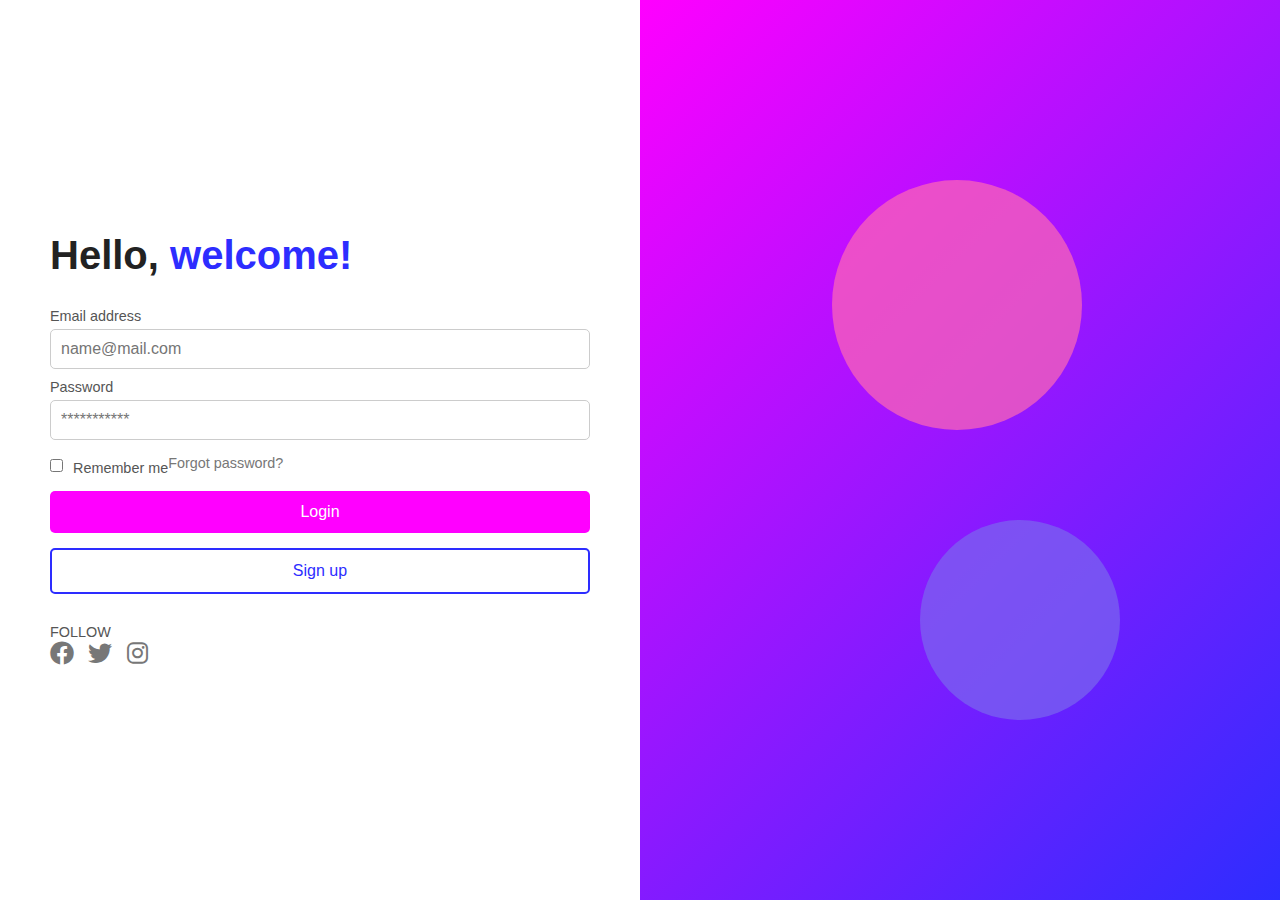
<file: Fronts_API/index.html>
<!DOCTYPE html>
<html lang="fr">
<head>
    <meta charset="UTF-8">
    <meta name="viewport" content="width=device-width, initial-scale=1.0">
    <title>Connexion</title>
    <link rel="stylesheet" href="styles.css">
    <link rel="stylesheet" href="https://cdnjs.cloudflare.com/ajax/libs/font-awesome/6.0.0/css/all.min.css">
</head>
<body>
    <div class="login-container">
        <!-- Section gauche (Formulaire) -->
        <div class="login-form">
            <h1>Hello, <span>welcome!</span></h1>
            <form id="loginForm">
                <label for="email">Email address</label>
                <input type="email" id="email" placeholder="name@mail.com" required>
                
                <label for="password">Password</label>
                <input type="password" id="password" placeholder="***********" required>
                
                <div class="options">
                    <input type="checkbox" id="remember">
                    <label for="remember">Remember me</label>
                    <a href="#">Forgot password?</a>
                </div>
                
                <button type="submit" class="btn login-btn">Login</button>
                <button type="button" class="btn signup-btn" onclick="redirectToRegister()">Sign up</button>
            </form>
            <p id="error-message" class="error-message"></p>

            <div class="social-icons">
                <p>FOLLOW</p>
                <a href="#"><i class="fab fa-facebook"></i></a>
                <a href="#"><i class="fab fa-twitter"></i></a>
                <a href="#"><i class="fab fa-instagram"></i></a>
            </div>
        </div>
        
        <!-- Section droite (Design) -->
        <div class="login-design"></div>
    </div>

    <script>
        function redirectToRegister() {
            window.location.href = "register.html";
        }

        document.getElementById("loginForm").addEventListener("submit", async function (e) {
            e.preventDefault();

            const email = document.getElementById("email").value;
            const password = document.getElementById("password").value;
            const errorMessage = document.getElementById("error-message");

            try {
                const response = await fetch("http://localhost/projapi/login.php", {
                    method: "POST",
                    headers: { "Content-Type": "application/json" },
                    body: JSON.stringify({ email, password })
                });

                const data = await response.json();
                if (data.success) {
                    localStorage.setItem("token", data.token);
                    localStorage.setItem("user", JSON.stringify(data.user));
                    window.location.href = "dashboard.html";
                } else {
                    errorMessage.textContent = data.error;
                }
            } catch (error) {
                errorMessage.textContent = "Erreur de connexion au serveur.";
            }
        });
    </script>
</body>
</html>
</file>
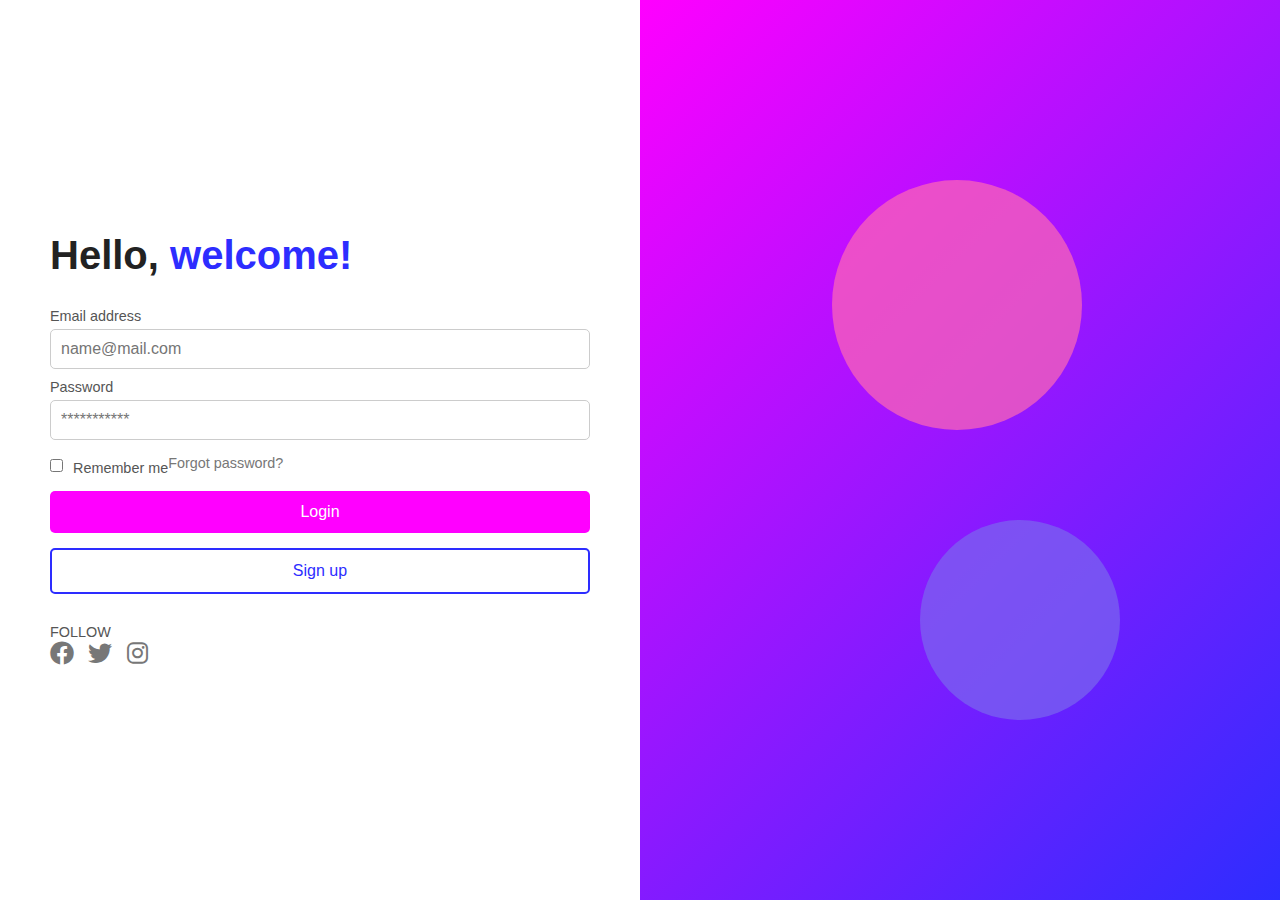
<file: Fronts_API/dashboard.html>
<!DOCTYPE html>
<html lang="fr">
<head>
    <meta charset="UTF-8">
    <meta name="viewport" content="width=device-width, initial-scale=1.0">
    <title>Tableau de bord</title>
    <link rel="stylesheet" href="styles.css">
	
</head>
<body onload="loadUserInfo()">
    <div class="dashboard-container">
        <div class="dashboard-info">
            <h1>Bienvenue, <span id="username">...</span>!</h1>
            <p>Email: <span id="user-email">...</span></p>
			<button class="btn order-btn" onclick="redirectToOrders()">Voir les commandes</button>
			<button class="btn logout-btn" onclick="logout()">Se déconnecter</button>

            <!-- Section de gestion du profil -->
            <div class="user-settings">
                <h2>Modifier votre profil</h2>
                <form id="userSettingsForm">
                    <label for="newUsername">Nouveau Nom</label>
                    <input type="text" id="newUsername" placeholder="Entrez votre nouveau nom">
        
                    <label for="newEmail">Nouvel Email</label>
                    <input type="email" id="newEmail" placeholder="Entrez votre nouvel email">
        
                    <label for="newPassword">Nouveau Mot de Passe</label>
                    <input type="password" id="newPassword" placeholder="Entrez un nouveau mot de passe">
        
                    <div class="options">
                        <input type="checkbox" id="showPassword" onclick="togglePasswordVisibility()">
                        <label for="showPassword">Afficher le mot de passe</label>
                    </div>

                    <button type="submit" class="btn update-btn">Mettre à jour</button>
                </form>

                <p id="updateMessage" class="error-message"></p>
            </div>
			
        </div>

        <div class="dashboard-design"></div>

    </div>
	
	

    <script>
        async function loadUserInfo() {
            const token = localStorage.getItem("token");
            if (!token) {
                window.location.href = "index.html";
                return;
            }

            try {
                const response = await fetch("http://localhost/projapi/get_users.php", {
                    method: "GET",
                    headers: { "Authorization": "Bearer " + token }
                });

                const data = await response.json();
                if (data.user) {
                    document.getElementById("username").textContent = data.user.username;
                    document.getElementById("user-email").textContent = data.user.email;
                } else {
                    localStorage.clear();
                    window.location.href = "index.html";
                }

            } catch (error) {
                localStorage.clear();
                window.location.href = "index.html";
            }
        }
		
		function redirectToOrders() {
        window.location.href = "orders.html";
		}
		
        function logout() {
            localStorage.clear();
            window.location.href = "index.html";
        }

        async function updateUser(event) {
            event.preventDefault(); // Empêche le rechargement de la page

            const token = localStorage.getItem("token");
            if (!token) {
                window.location.href = "index.html";
                return;
            }

            const newUsername = document.getElementById("newUsername").value.trim();
            const newEmail = document.getElementById("newEmail").value.trim();
            const newPassword = document.getElementById("newPassword").value.trim();

            if (!newUsername && !newEmail && !newPassword) {
                document.getElementById("updateMessage").textContent = "Veuillez remplir au moins un champ.";
                document.getElementById("updateMessage").style.color = "red";
                return;
            }

            const updateData = {};
            if (newUsername) updateData.username = newUsername;
            if (newEmail) updateData.email = newEmail;
            if (newPassword) updateData.password = newPassword;

            try {
                const response = await fetch("http://localhost/projapi/update_user.php", {
                    method: "POST",
                    headers: {
                        "Content-Type": "application/json",
                        "Authorization": "Bearer " + token
                    },
                    body: JSON.stringify(updateData)
                });

                const result = await response.json();
                const messageElement = document.getElementById("updateMessage");

                if (response.ok && result.success) {
                    messageElement.textContent = "Mise à jour réussie !";
                    messageElement.style.color = "green";

                    if (newUsername) document.getElementById("username").textContent = newUsername;
                    if (newEmail) document.getElementById("user-email").textContent = newEmail;

                    document.getElementById("userSettingsForm").reset(); // Réinitialiser le formulaire
                } else {
                    messageElement.textContent = result.error || "Échec de la mise à jour.";
                    messageElement.style.color = "red";
                }
            } catch (error) {
                console.error("Erreur:", error);
                document.getElementById("updateMessage").textContent = "Une erreur s'est produite.";
                document.getElementById("updateMessage").style.color = "red";
            }
        }

        function togglePasswordVisibility() {
            const passwordField = document.getElementById("newPassword");
            passwordField.type = document.getElementById("showPassword").checked ? "text" : "password";
        }

        document.getElementById("userSettingsForm").addEventListener("submit", updateUser);
    </script>
</body>
</html>
</file>
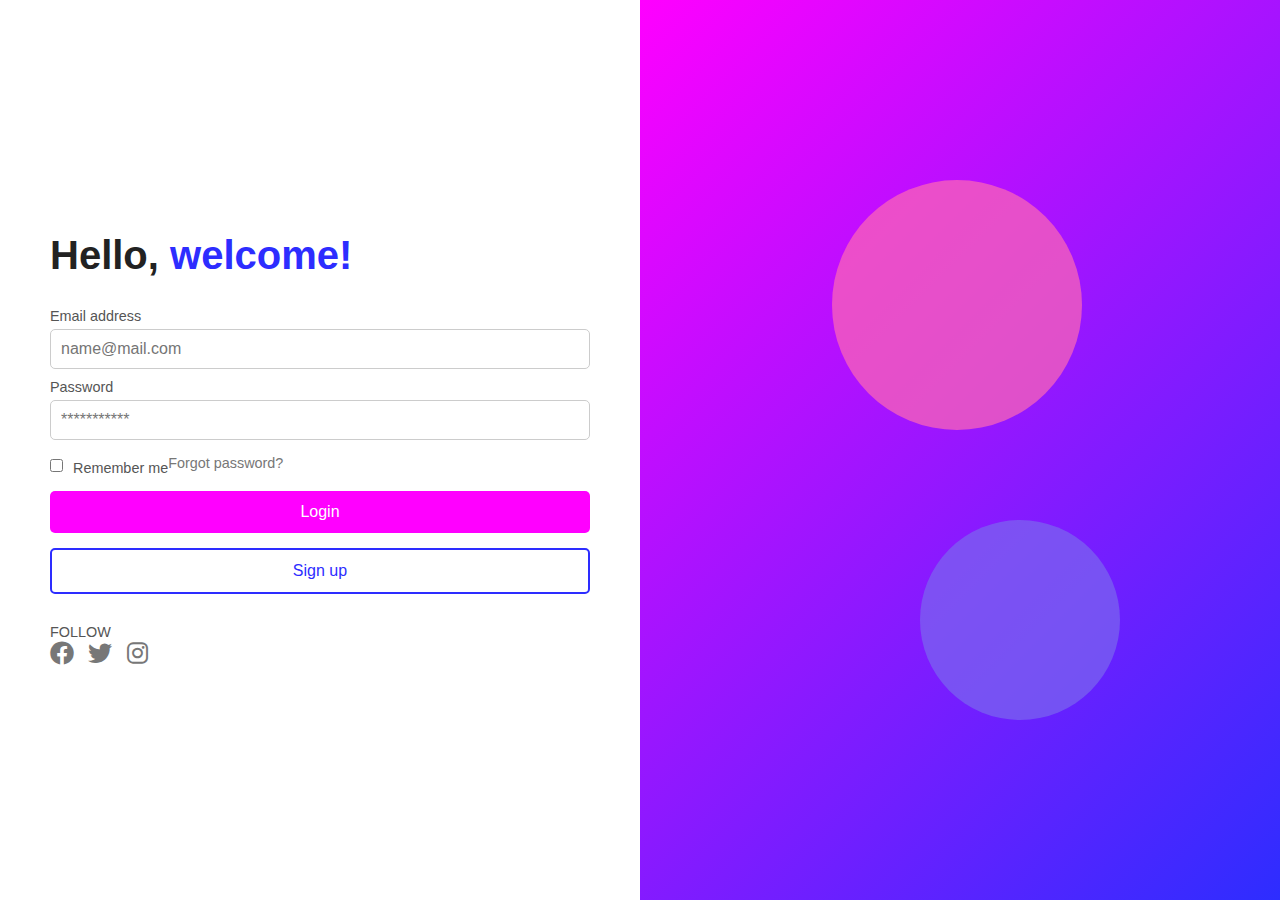
<file: Fronts_API/orders.html>
<!DOCTYPE html>
<html lang="fr">

<head>
    <meta charset="UTF-8">
    <meta name="viewport" content="width=device-width, initial-scale=1.0">
    <title>Mes Commandes</title>
    <link rel="stylesheet" href="./styles.css">
</head>

<body onload="loadOrders()">
    <div class="orders-container">

        <!-- En-tête -->
        <header>
            <h1>📦 Mes Commandes</h1>
        </header>

        <!-- Contenu principal -->
        <main class="content">

            <!-- Formulaire d'ajout de commande -->
            <form id="orderForm" class="order-form">
                <label for="product">Produit :</label>
                <input type="text" id="product" name="product" required placeholder="Nom du produit">

                <label for="quantity">Quantité :</label>
                <input type="number" id="quantity" name="quantity" required placeholder="Quantité">

                <button type="submit" class="btn add-btn">Ajouter Commande</button>
            </form>

            <!-- Liste des commandes -->
            <section class="orders-section">
                <ul id="ordersList" class="orders-list">
                    <!-- Les commandes seront affichées ici -->
                </ul>
            </section>

            <!-- Formulaire de modification (caché par défaut) -->
            <form id="editForm" class="order-form" style="display: none;">
                <h2>✏️ Modifier la commande</h2>
                <input type="hidden" id="editOrderId">
                
                <label for="editProduct">Nouveau produit :</label>
                <input type="text" id="editProduct" required placeholder="Nom du produit">

                <label for="editQuantity">Nouvelle quantité :</label>
                <input type="number" id="editQuantity" required placeholder="Quantité">

                <button type="submit" class="btn save-btn">Enregistrer</button>
                <button type="button" onclick="cancelEdit()" class="btn cancel-btn">Annuler</button>
            </form>

        </main>

        <!-- Bouton de déconnexion -->
        <div class="button-container">
            <button onclick="logout()" class="btn logout-btn">Déconnexion</button>
        </div>

    </div>

    <script>
        document.addEventListener("DOMContentLoaded", loadOrders);

        // Charger les commandes depuis l'API
        async function loadOrders() {
            const token = localStorage.getItem("token");
            if (!token) {
                alert("Vous devez être connecté.");
                window.location.href = "index.html";
                return;
            }

            try {
                const response = await fetch("http://localhost/projapi/orders.php", {
                    method: "GET",
                    headers: { "Authorization": "Bearer " + token }
                });
                const data = await response.json();

                if (data.success) {
                    displayOrders(data.orders);
                } else {
                    alert("Erreur : " + data.error);
                }
            } catch (error) {
                console.error("Erreur de chargement des commandes:", error);
            }
        }

        // Afficher les commandes dans la liste
        function displayOrders(orders) {
            const ordersList = document.getElementById('ordersList');
            ordersList.innerHTML = '';

            orders.forEach(order => {
                const li = document.createElement('li');
                li.classList.add('order-item');
                li.innerHTML = `
                    <span>${order.product} (Quantité: ${order.quantity})</span>
                    <button class="btn edit-btn" onclick="showEditForm(${order.id}, '${order.product}', ${order.quantity})">Modifier</button>
                    <button class="btn delete-btn" onclick="deleteOrder(${order.id})">Supprimer</button>
                `;
                ordersList.appendChild(li);
            });
        }

        // Ajouter une commande
        document.getElementById('orderForm').addEventListener('submit', async function (e) {
            e.preventDefault();

            const product = document.getElementById('product').value.trim();
            const quantity = parseInt(document.getElementById('quantity').value.trim(), 10);
            if (!product || quantity <= 0) return alert("Produit ou quantité invalide.");

            const token = localStorage.getItem("token");
            try {
                const response = await fetch("http://localhost/projapi/orders.php", {
                    method: "POST",
                    headers: {
                        "Content-Type": "application/json",
                        "Authorization": "Bearer " + token
                    },
                    body: JSON.stringify({ product, quantity })
                });

                const data = await response.json();
                if (data.success) {
                    alert("Commande ajoutée !");
                    loadOrders();
                } else {
                    alert("Erreur : " + data.error);
                }
            } catch (error) {
                console.error("Erreur lors de l'ajout:", error);
            }
        });

        // Supprimer une commande
        async function deleteOrder(orderId) {
            const token = localStorage.getItem("token");

            try {
                const response = await fetch("http://localhost/projapi/orders.php", {
                    method: "DELETE",
                    headers: {
                        "Content-Type": "application/json",
                        "Authorization": "Bearer " + token
                    },
                    body: JSON.stringify({ order_id: orderId })
                });

                const data = await response.json();
                if (data.success) {
                    alert("Commande supprimée !");
                    loadOrders();
                } else {
                    alert("Erreur : " + data.error);
                }
            } catch (error) {
                console.error("Erreur lors de la suppression:", error);
            }
        }

        // Afficher le formulaire de modification
        function showEditForm(id, product, quantity) {
            document.getElementById('editOrderId').value = id;
            document.getElementById('editProduct').value = product;
            document.getElementById('editQuantity').value = quantity;
            document.getElementById('editForm').style.display = 'block';
        }

        // Annuler la modification
        function cancelEdit() {
            document.getElementById('editForm').reset();
            document.getElementById('editForm').style.display = 'none';
        }

        // Mettre à jour une commande
        document.getElementById('editForm').addEventListener('submit', async function (e) {
            e.preventDefault();

            const id = document.getElementById('editOrderId').value;
            const product = document.getElementById('editProduct').value.trim();
            const quantity = parseInt(document.getElementById('editQuantity').value.trim(), 10);

            const token = localStorage.getItem("token");
            try {
                const response = await fetch("http://localhost/projapi/orders.php", {
                    method: "PUT",
                    headers: {
                        "Content-Type": "application/json",
                        "Authorization": "Bearer " + token
                    },
                    body: JSON.stringify({ order_id: id, product, quantity })
                });

                const data = await response.json();
                if (data.success) {
                    alert("Commande mise à jour !");
                    cancelEdit();
                    loadOrders();
                } else {
                    alert("Erreur : " + data.error);
                }
            } catch (error) {
                console.error("Erreur lors de la mise à jour:", error);
            }
        });

        // Déconnexion
        function logout() {
            localStorage.removeItem("token");
            window.location.href = "index.html";
        }
    </script>

</body>
</html>
</file>
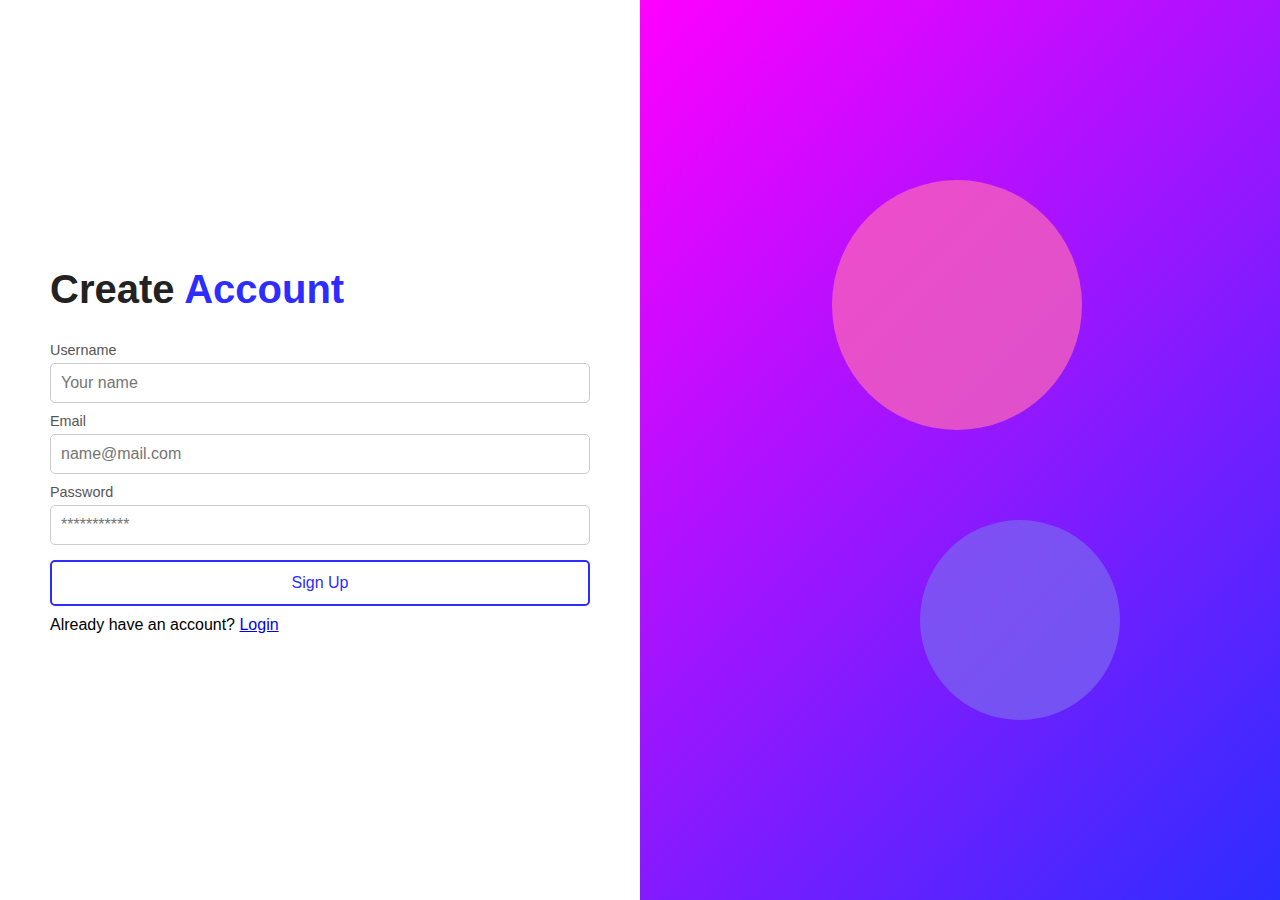
<file: Fronts_API/register.html>
<!DOCTYPE html>
<html lang="fr">
<head>
    <meta charset="UTF-8">
    <meta name="viewport" content="width=device-width, initial-scale=1.0">
    <title>Inscription</title>
    <link rel="stylesheet" href="styles.css">
</head>
<body>
    <div class="login-container">
        <div class="login-form">
            <h1>Create <span>Account</span></h1>
            <form id="registerForm">
                <label for="username">Username</label>
                <input type="text" id="username" placeholder="Your name" required>

                <label for="email">Email</label>
                <input type="email" id="email" placeholder="name@mail.com" required>
                
                <label for="password">Password</label>
                <input type="password" id="password" placeholder="***********" required>
                
                <button type="submit" class="btn signup-btn">Sign Up</button>
            </form>
            <p id="error-message" class="error-message"></p>
            <p>Already have an account? <a href="index.html">Login</a></p>
        </div>
        <div class="login-design"></div>
    </div>

    <script>
        document.getElementById("registerForm").addEventListener("submit", async function (e) {
            e.preventDefault();

            const username = document.getElementById("username").value;
            const email = document.getElementById("email").value;
            const password = document.getElementById("password").value;
            const errorMessage = document.getElementById("error-message");

            try {
                const response = await fetch("http://localhost/projapi/register.php", {
                    method: "POST",
                    headers: { "Content-Type": "application/json" },
                    body: JSON.stringify({ username, email, password })
                });

                const data = await response.json();
                if (data.success) {
                    window.location.href = "index.html";
                } else {
                    errorMessage.textContent = data.error;
                }
            } catch (error) {
                errorMessage.textContent = "Erreur d'inscription.";
            }
        });
    </script>
</body>
</html>
</file>
<file: Fronts_API/styles.css>
/* Réinitialisation */
* {
    margin: 0;
    padding: 0;
    box-sizing: border-box;
    font-family: 'Arial', sans-serif;
}

/* Conteneur principal */
.login-container {
    display: flex;
    height: 100vh;
}

/* Section gauche - Formulaire */
.login-form {
    width: 50%;
    background: #fff;
    display: flex;
    flex-direction: column;
    justify-content: center;
    padding: 50px;
}

h1 {
    font-size: 2.5rem;
    color: #222;
}

h1 span {
    color: #2d2dff;
    font-weight: bold;
}

form {
    margin-top: 20px;
}

label {
    font-size: 0.9rem;
    color: #555;
    display: block;
    margin-top: 10px;
}

input {
    width: 100%;
    padding: 10px;
    margin-top: 5px;
    border: 1px solid #ccc;
    border-radius: 5px;
    font-size: 1rem;
}

.options {
    display: flex;
    justify-content: space-between;
    align-items: center;
    margin-top: 10px;
    font-size: 0.9rem;
}

.options input {
    width: auto;
}

.options a {
    text-decoration: none;
    color: #777;
}

.options a:hover {
    color: #2d2dff;
}

.btn {
    width: 100%;
    padding: 12px;
    margin-top: 15px;
    border: none;
    border-radius: 5px;
    font-size: 1rem;
    cursor: pointer;
}

.login-btn {
    background: #ff00ff;
    color: white;
}

.signup-btn {
    background: white;
    color: #2d2dff;
    border: 2px solid #2d2dff;
}

.signup-btn:hover {
    background: #2d2dff;
    color: white;
}

/* Icônes sociales */
.social-icons {
    margin-top: 20px;
}

.social-icons p {
    font-size: 0.9rem;
    color: #555;
}

.social-icons a {
    margin-right: 10px;
    font-size: 1.5rem;
    color: #777;
}

.social-icons a:hover {
    color: #2d2dff;
}

/* Section droite - Design */
.login-design {
    width: 50%;
    background: linear-gradient(135deg, #ff00ff, #2d2dff);
    position: relative;
}

.login-design::before,
.login-design::after {
    content: "";
    position: absolute;
    border-radius: 50%;
    opacity: 0.7;
}

.login-design::before {
    width: 250px;
    height: 250px;
    background: #ff69b4;
    top: 20%;
    left: 30%;
}

.login-design::after {
    width: 200px;
    height: 200px;
    background: #7b68ee;
    bottom: 20%;
    right: 25%;
}

/* Responsive */
@media (max-width: 768px) {
    .login-container {
        flex-direction: column;
    }

    .login-form {
        width: 100%;
        padding: 30px;
    }

    .login-design {
        display: none;
    }
}


/* ---- Conteneur principal du dashboard ---- */
.dashboard-container {
    display: flex;
    height: 100vh;
}

/* ---- Section gauche - Infos utilisateur ---- */
.dashboard-info {
    width: 50%;
    background: #fff;
    display: flex;
    flex-direction: column;
    justify-content: center;
    text-align: center;
    padding: 50px;
}

.dashboard-info h1 {
    font-size: 2.5rem;
    color: #222;
}

.dashboard-info h1 span {
    color: #2d2dff;
    font-weight: bold;
}

.dashboard-info p {
    font-size: 1.2rem;
    color: #555;
    margin-top: 10px;
}

.logout-btn {
    background: #ff00ff;
    color: white;
    margin-top: 20px;
}

/* ---- Section droite - Design ---- */
.dashboard-design {
    width: 50%;
    background: linear-gradient(135deg, #ff00ff, #2d2dff);
    position: relative;
}

.dashboard-design::before,
.dashboard-design::after {
    content: "";
    position: absolute;
    border-radius: 50%;
    opacity: 0.7;
}

.dashboard-design::before {
    width: 250px;
    height: 250px;
    background: #ff69b4;
    top: 20%;
    left: 30%;
}

.dashboard-design::after {
    width: 200px;
    height: 200px;
    background: #7b68ee;
    bottom: 20%;
    right: 25%;
}

/* ---- Responsive ---- */
@media (max-width: 768px) {
    .dashboard-container {
        flex-direction: column;
    }

    .dashboard-info {
        width: 100%;
        padding: 30px;
    }

    .dashboard-design {
        display: none;
    }
}

/* ---- Section Gestion du Profil ---- */
.user-settings {
    background: rgba(255, 255, 255, 0.1);
    padding: 20px;
    border-radius: 10px;
    width: 350px;
    margin-top: 20px;
    box-shadow: 0 0 10px rgba(0, 0, 0, 0.3);
    backdrop-filter: blur(10px);
}

.user-settings h2 {
    margin-bottom: 15px;
    font-size: 20px;
}

.user-settings label {
    display: block;
    text-align: left;
    margin-top: 10px;
    font-weight: bold;
}

.user-settings input {
    width: 100%;
    padding: 10px;
    margin-top: 5px;
    border: none;
    border-radius: 5px;
    background: rgba(255, 255, 255, 0.2);
    color: white;
}

.user-settings input::placeholder {
    color: #ccc;
}

.update-btn {
    background: #3498db;
    color: white;
    padding: 10px;
    width: 100%;
    border: none;
    border-radius: 5px;
    cursor: pointer;
    transition: 0.3s;
    margin-top: 15px;
}

.update-btn:hover {
    background: #2980b9;
}

#updateMessage {
    margin-top: 10px;
    font-size: 14px;
    color: #27ae60;
    font-weight: bold;
}/* Réinitialisation */
* {
    margin: 0;
    padding: 0;
    box-sizing: border-box;
    font-family: 'Arial', sans-serif;
}

/* Conteneur principal */
.login-container {
    display: flex;
    height: 100vh;
}

/* Section gauche - Formulaire */
.login-form {
    width: 50%;
    background: #fff;
    display: flex;
    flex-direction: column;
    justify-content: center;
    padding: 50px;
}

h1 {
    font-size: 2.5rem;
    color: #222;
}

h1 span {
    color: #2d2dff;
    font-weight: bold;
}

form {
    margin-top: 20px;
}

label {
    font-size: 0.9rem;
    color: #555;
    display: block;
    margin-top: 10px;
}

input {
    width: 100%;
    padding: 10px;
    margin-top: 5px;
    border: 1px solid #ccc;
    border-radius: 5px;
    font-size: 1rem;
}

.options {
    display: flex;
    justify-content: space-between;
    align-items: center;
    margin-top: 10px;
    font-size: 0.9rem;
}

.options input {
    width: auto;
}

.options a {
    text-decoration: none;
    color: #777;
}

.options a:hover {
    color: #2d2dff;
}

.btn {
    width: 100%;
    padding: 12px;
    margin-top: 15px;
    border: none;
    border-radius: 5px;
    font-size: 1rem;
    cursor: pointer;
}

.login-btn {
    background: #ff00ff;
    color: white;
}

.signup-btn {
    background: white;
    color: #2d2dff;
    border: 2px solid #2d2dff;
}

.signup-btn:hover {
    background: #2d2dff;
    color: white;
}

/* Icônes sociales */
.social-icons {
    margin-top: 20px;
}

.social-icons p {
    font-size: 0.9rem;
    color: #555;
}

.social-icons a {
    margin-right: 10px;
    font-size: 1.5rem;
    color: #777;
}

.social-icons a:hover {
    color: #2d2dff;
}

/* Section droite - Design */
.login-design {
    width: 50%;
    background: linear-gradient(135deg, #ff00ff, #2d2dff);
    position: relative;
}

.login-design::before,
.login-design::after {
    content: "";
    position: absolute;
    border-radius: 50%;
    opacity: 0.7;
}

.login-design::before {
    width: 250px;
    height: 250px;
    background: #ff69b4;
    top: 20%;
    left: 30%;
}

.login-design::after {
    width: 200px;
    height: 200px;
    background: #7b68ee;
    bottom: 20%;
    right: 25%;
}

/* Responsive */
@media (max-width: 768px) {
    .login-container {
        flex-direction: column;
    }

    .login-form {
        width: 100%;
        padding: 30px;
    }

    .login-design {
        display: none;
    }
}


/* ---- Conteneur principal du dashboard ---- */
.dashboard-container {
    display: flex;
    height: 100vh;
}

/* ---- Section gauche - Infos utilisateur ---- */
.dashboard-info {
    width: 50%;
    background: #fff;
    display: flex;
    flex-direction: column;
    justify-content: center;
    text-align: center;
    padding: 50px;
}

.dashboard-info h1 {
    font-size: 2.5rem;
    color: #222;
}

.dashboard-info h1 span {
    color: #2d2dff;
    font-weight: bold;
}

.dashboard-info p {
    font-size: 1.2rem;
    color: #555;
    margin-top: 10px;
}

.logout-btn {
    background: #ff00ff;
    color: white;
    margin-top: 20px;
}

/* ---- Section droite - Design ---- */
.dashboard-design {
    width: 50%;
    background: linear-gradient(135deg, #ff00ff, #2d2dff);
    position: relative;
}

.dashboard-design::before,
.dashboard-design::after {
    content: "";
    position: absolute;
    border-radius: 50%;
    opacity: 0.7;
}

.dashboard-design::before {
    width: 250px;
    height: 250px;
    background: #ff69b4;
    top: 20%;
    left: 30%;
}

.dashboard-design::after {
    width: 200px;
    height: 200px;
    background: #7b68ee;
    bottom: 20%;
    right: 25%;
}

/* ---- Responsive ---- */
@media (max-width: 768px) {
    .dashboard-container {
        flex-direction: column;
    }

    .dashboard-info {
        width: 100%;
        padding: 30px;
    }

    .dashboard-design {
        display: none;
    }
}

/* ---- Section Gestion du Profil ---- */
.user-settings {
    background: #ffffff; /* Fond blanc */
    padding: 30px;
    border-radius: 10px;
    width: 100%;
    max-width: 400px;
    box-shadow: 0 4px 10px rgba(0, 0, 0, 0.1);
    text-align: center;
    margin-top: 20px;
}

/* Titre */
.user-settings h2 {
    font-size: 1.8rem;
    color: #222; /* Texte noir */
    margin-bottom: 15px;
}

/* Labels */
.user-settings label {
    font-size: 0.9rem;
    color: #333; /* Texte foncé */
    display: block;
    text-align: left;
    margin-top: 10px;
    font-weight: bold;
}

/* Inputs */
.user-settings input {
    width: 100%;
    padding: 12px;
    margin-top: 5px;
    border: 1px solid #ccc;
    border-radius: 5px;
    font-size: 1rem;
    background: #f5f5f5; /* Fond gris clair */
    color: #000; /* Texte noir */
    transition: border-color 0.3s, background 0.3s;
}

/* Effet focus */
.user-settings input:focus {
    border-color: #2d2dff;
    background: #fff;
    outline: none;
}

/* Placeholder */
.user-settings input::placeholder {
    color: #777;
}

/* Options (case à cocher "Afficher mot de passe") */
.options {
    display: flex;
    align-items: center;
    justify-content: flex-start;
    margin-top: 10px;
    font-size: 0.9rem;
}

.options input {
    width: auto;
    margin-right: 10px;
}

/* Bouton Modifier */
.update-btn {
    background: #ff00ff;
    color: white;
    width: 100%;
    padding: 12px;
    border: none;
    border-radius: 5px;
    cursor: pointer;
    font-size: 1rem;
    margin-top: 15px;
    transition: background 0.3s;
}

/* Effet hover */
.update-btn:hover {
    background: #d400d4;
}

/* Message d'erreur et de succès */
#error-message, #updateMessage {
    font-size: 14px;
    margin-top: 10px;
}

/* Message d'erreur (rouge) */
.error-message {
    color: red;
}

/* Message de succès (vert) */
.success-message {
    color: green;
}
</file>
